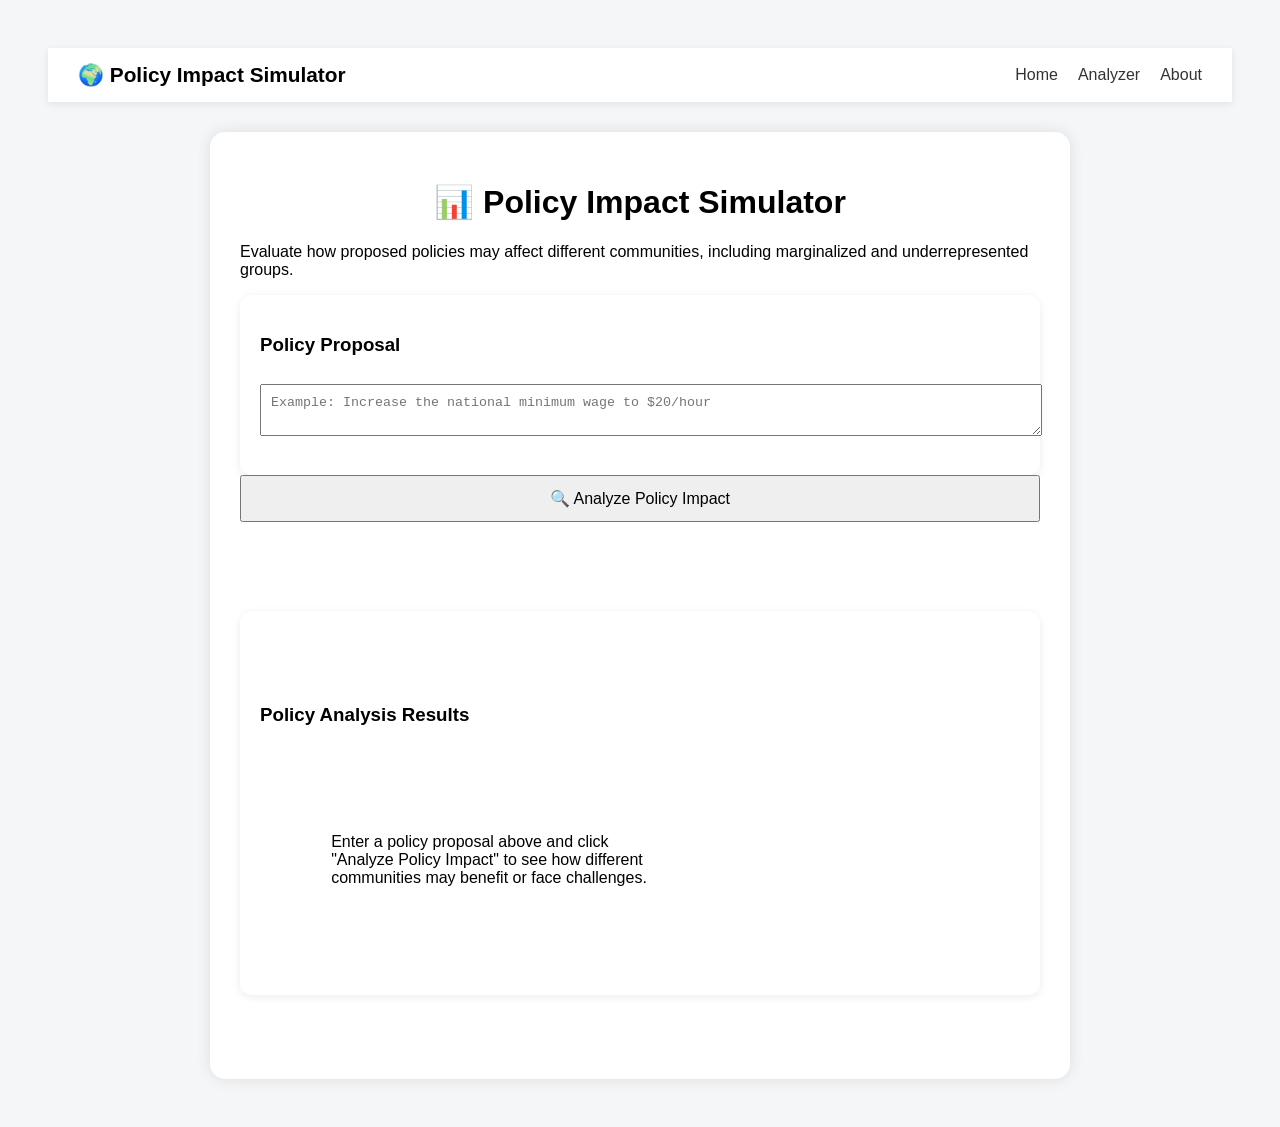
<file: templates/index.html>
<!DOCTYPE html>
<html lang="en">

<head>
    <meta charset="UTF-8">
    <meta name="viewport" content="width=device-width, initial-scale=1.0">

    <title>Policy Impact Simulator</title>

    <link rel="stylesheet" href="/static/style.css">
</head>

<body>

<nav class="navbar">
    <div class="nav-logo">
        🌍 Policy Impact Simulator
    </div>

    <div class="nav-links">
        <a href="/">Home</a>
        <a href="/simulator">Analyzer</a>
        <a href="#about">About</a>
    </div>
</nav>

<div class="container">

    <h1>📊 Policy Impact Simulator</h1>

    <p class="subtitle">
        Evaluate how proposed policies may affect different communities,
        including marginalized and underrepresented groups.
    </p>

    <div class="card">

        <h3>Policy Proposal</h3>

        <textarea
            id="policy"
            placeholder="Example: Increase the national minimum wage to $20/hour"
        ></textarea>

    </div>

    <button class="generate-btn" onclick="simulate()">
        🔍 Analyze Policy Impact
    </button>

    <div id="result">

        <div class="card placeholder-card">

            <h3>Policy Analysis Results</h3>

            <p>
                Enter a policy proposal above and click
                "Analyze Policy Impact" to see how different
                communities may benefit or face challenges.
            </p>

        </div>

    </div>

</div>

<script src="/static/app.js"></script>

</body>
</html>
</file>
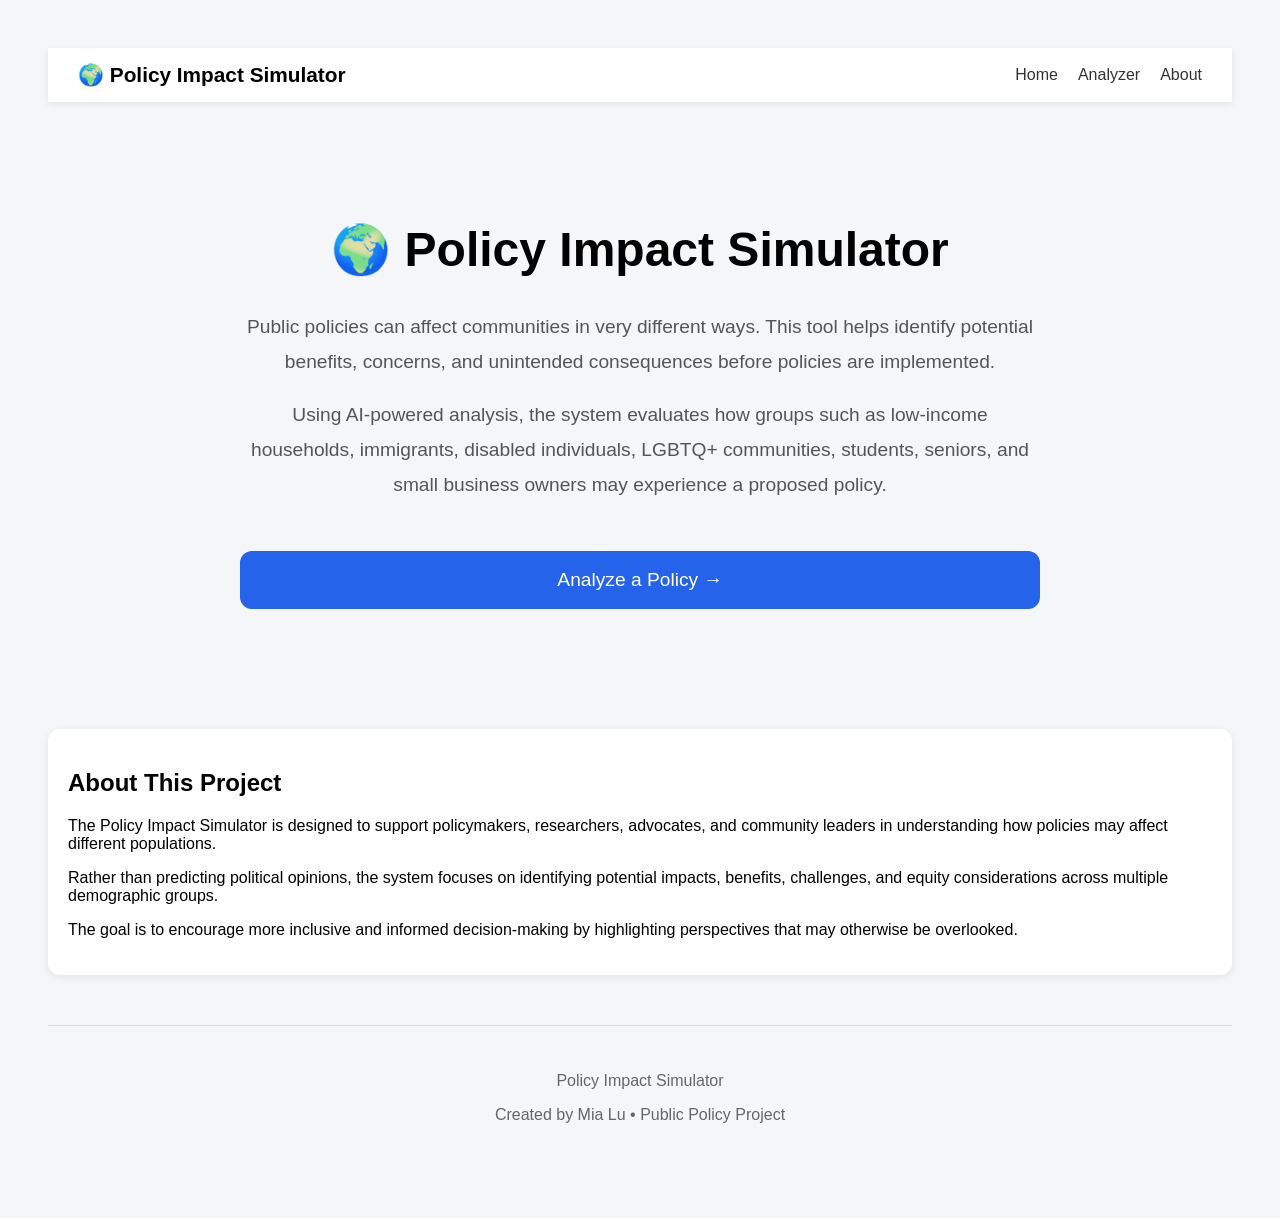
<file: templates/landing.html>
<!DOCTYPE html>
<html>

<head>
    <title>Policy Impact Simulator</title>
    <link rel="stylesheet" href="/static/style.css">
</head>

<body>

<nav class="navbar">

    <div class="nav-logo">
        🌍 Policy Impact Simulator
    </div>

    <div class="nav-links">
        <a href="/">Home</a>
        <a href="/simulator">Analyzer</a>
        <a href="#about">About</a>
    </div>

</nav>

<div class="hero">

    <h1>🌍 Policy Impact Simulator</h1>

    <p>
        Public policies can affect communities in very different ways.
        This tool helps identify potential benefits, concerns, and
        unintended consequences before policies are implemented.
    </p>

    <p>
        Using AI-powered analysis, the system evaluates how groups such as
        low-income households, immigrants, disabled individuals,
        LGBTQ+ communities, students, seniors, and small business owners
        may experience a proposed policy.
    </p>

    <a href="/simulator">
        <button class="start-btn">
            Analyze a Policy →
        </button>
    </a>

</div>

<section id="about" class="card">

    <h2>About This Project</h2>

    <p>
        The Policy Impact Simulator is designed to support
        policymakers, researchers, advocates, and community leaders
        in understanding how policies may affect different populations.
    </p>

    <p>
        Rather than predicting political opinions, the system focuses on
        identifying potential impacts, benefits, challenges, and equity
        considerations across multiple demographic groups.
    </p>

    <p>
        The goal is to encourage more inclusive and informed
        decision-making by highlighting perspectives that may otherwise
        be overlooked.
    </p>

</section>

<footer class="footer">

    <p>
        Policy Impact Simulator
    </p>

    <p>
        Created by Mia Lu • Public Policy Project
    </p>

</footer>

</body>
</html>
</file>
<file: static/style.css>
body {
    font-family: Arial, sans-serif;
    background: #f4f6f8;
    padding: 40px;
}

.container {
    max-width: 800px;
    margin: auto;
    background: white;
    padding: 30px;
    border-radius: 15px;
    box-shadow: 0 0 15px rgba(0,0,0,.1);
}

h1 {
    text-align: center;
}

textarea,
select {
    width: 100%;
    padding: 10px;
    margin-top: 10px;
    margin-bottom: 15px;
}
.card,
.profile-card,
.opinion-card {
    background: white;
    padding: 20px;
    margin-top: 15px;
    border-radius: 12px;
    box-shadow: 0 2px 8px rgba(0,0,0,.08);
}

.opinion-badge {
    color: white;
    display: inline-block;
    padding: 8px 14px;
    border-radius: 999px;
    font-weight: bold;
    margin-bottom: 10px;
}

.profile-badges {
    display: flex;
    flex-wrap: wrap;
    gap: 10px;
}

.badge {
    background: #e5e7eb;
    padding: 8px 12px;
    border-radius: 999px;
}

.error-card {
    border-left: 5px solid red;
}
button {
    width: 100%;
    padding: 12px;
    font-size: 16px;
    cursor: pointer;
}

#result {
    margin-top: 20px;
    white-space: pre-wrap;
}
.hero {
    max-width: 800px;
    margin: 120px auto;
    text-align: center;
}

.hero h1 {
    font-size: 3rem;
}

.hero p {
    font-size: 1.2rem;
    line-height: 1.8;
    color: #555;
}

.start-btn {
    margin-top: 30px;
    padding: 18px 40px;
    font-size: 1.2rem;
    border: none;
    border-radius: 12px;
    background: #2563eb;
    color: white;
    cursor: pointer;
}

.start-btn:hover {
    background: #1d4ed8;
}
/* NAVBAR */

.navbar {
    background: white;
    padding: 15px 30px;

    display: flex;
    justify-content: space-between;
    align-items: center;

    box-shadow: 0 2px 8px rgba(0,0,0,.08);
    margin-bottom: 30px;
}

.nav-logo {
    font-size: 1.3rem;
    font-weight: bold;
}

.nav-links {
    display: flex;
    gap: 20px;
}

.nav-links a {
    text-decoration: none;
    color: #333;
    font-weight: 500;
}

.nav-links a:hover {
    color: #2563eb;
}

/* FOOTER */

.footer {
    margin-top: 50px;

    text-align: center;

    padding: 30px;

    color: #666;

    border-top: 1px solid #ddd;
}
</file>
